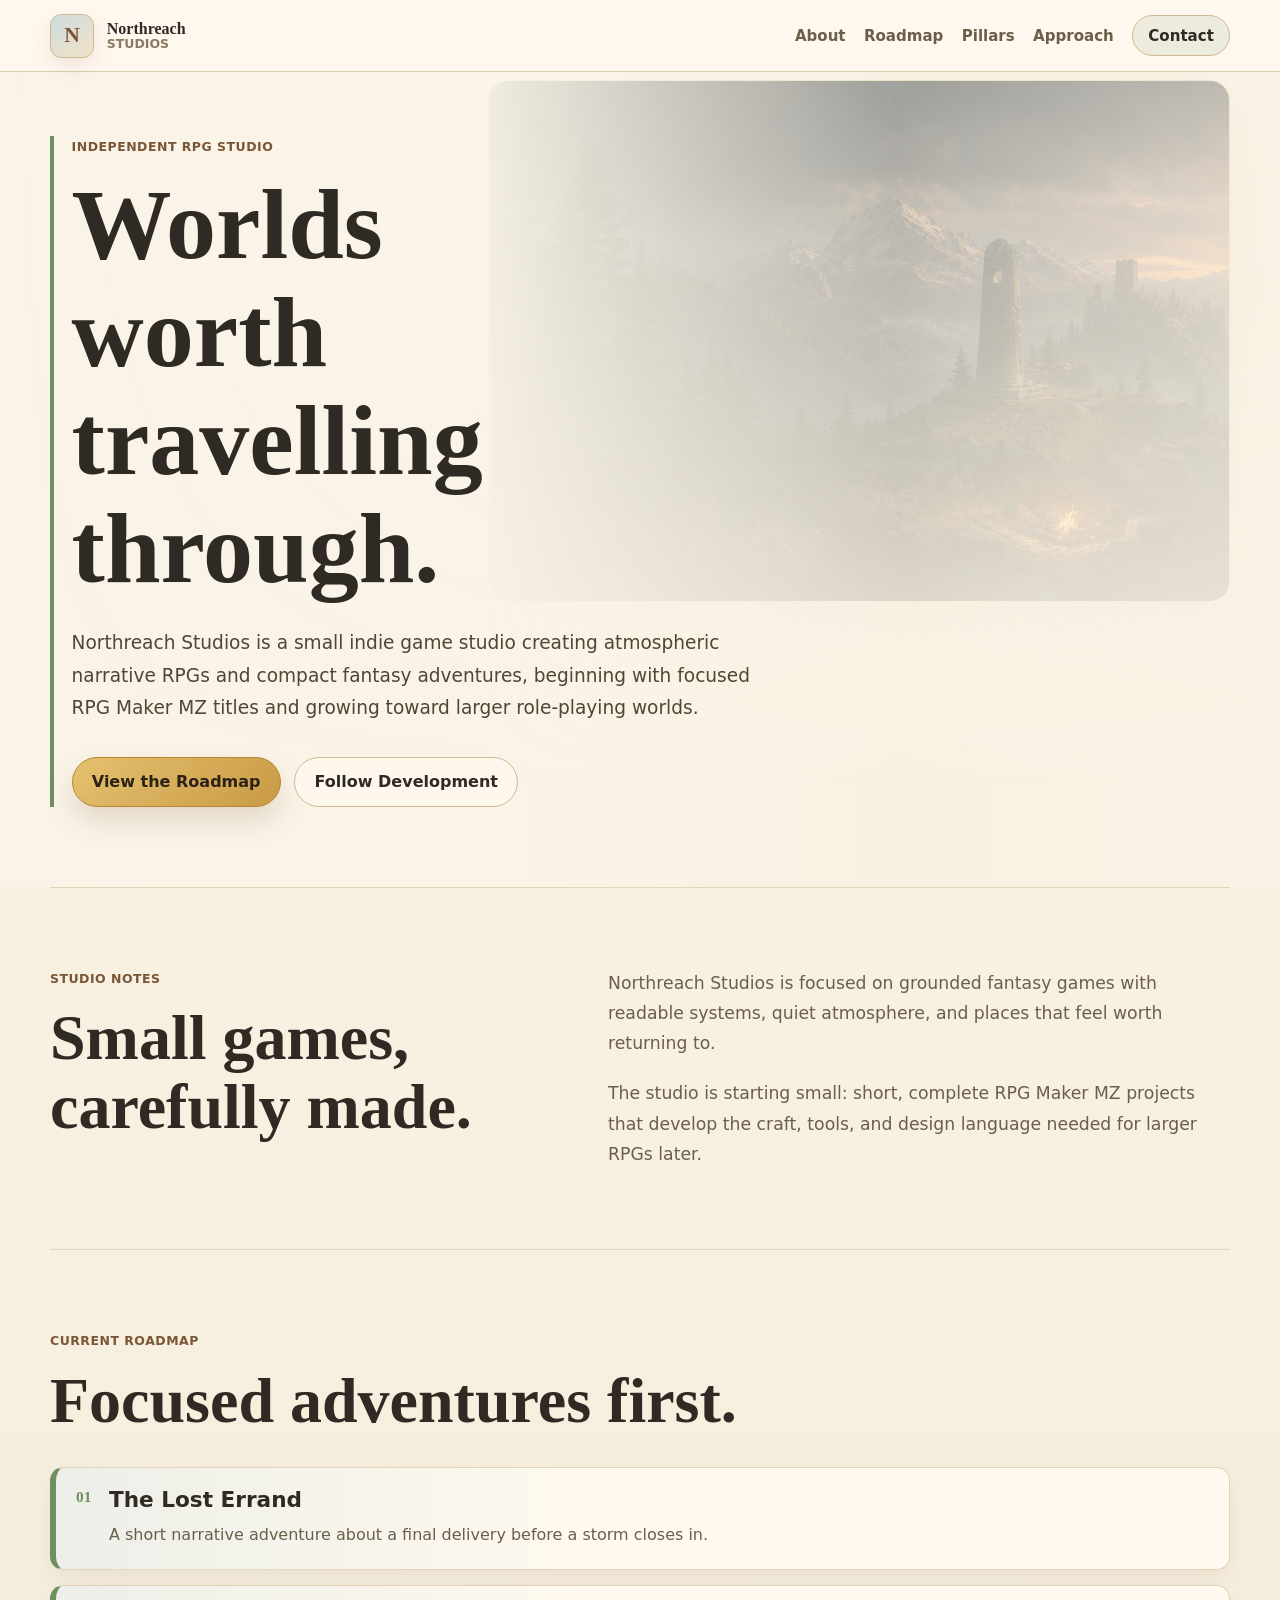
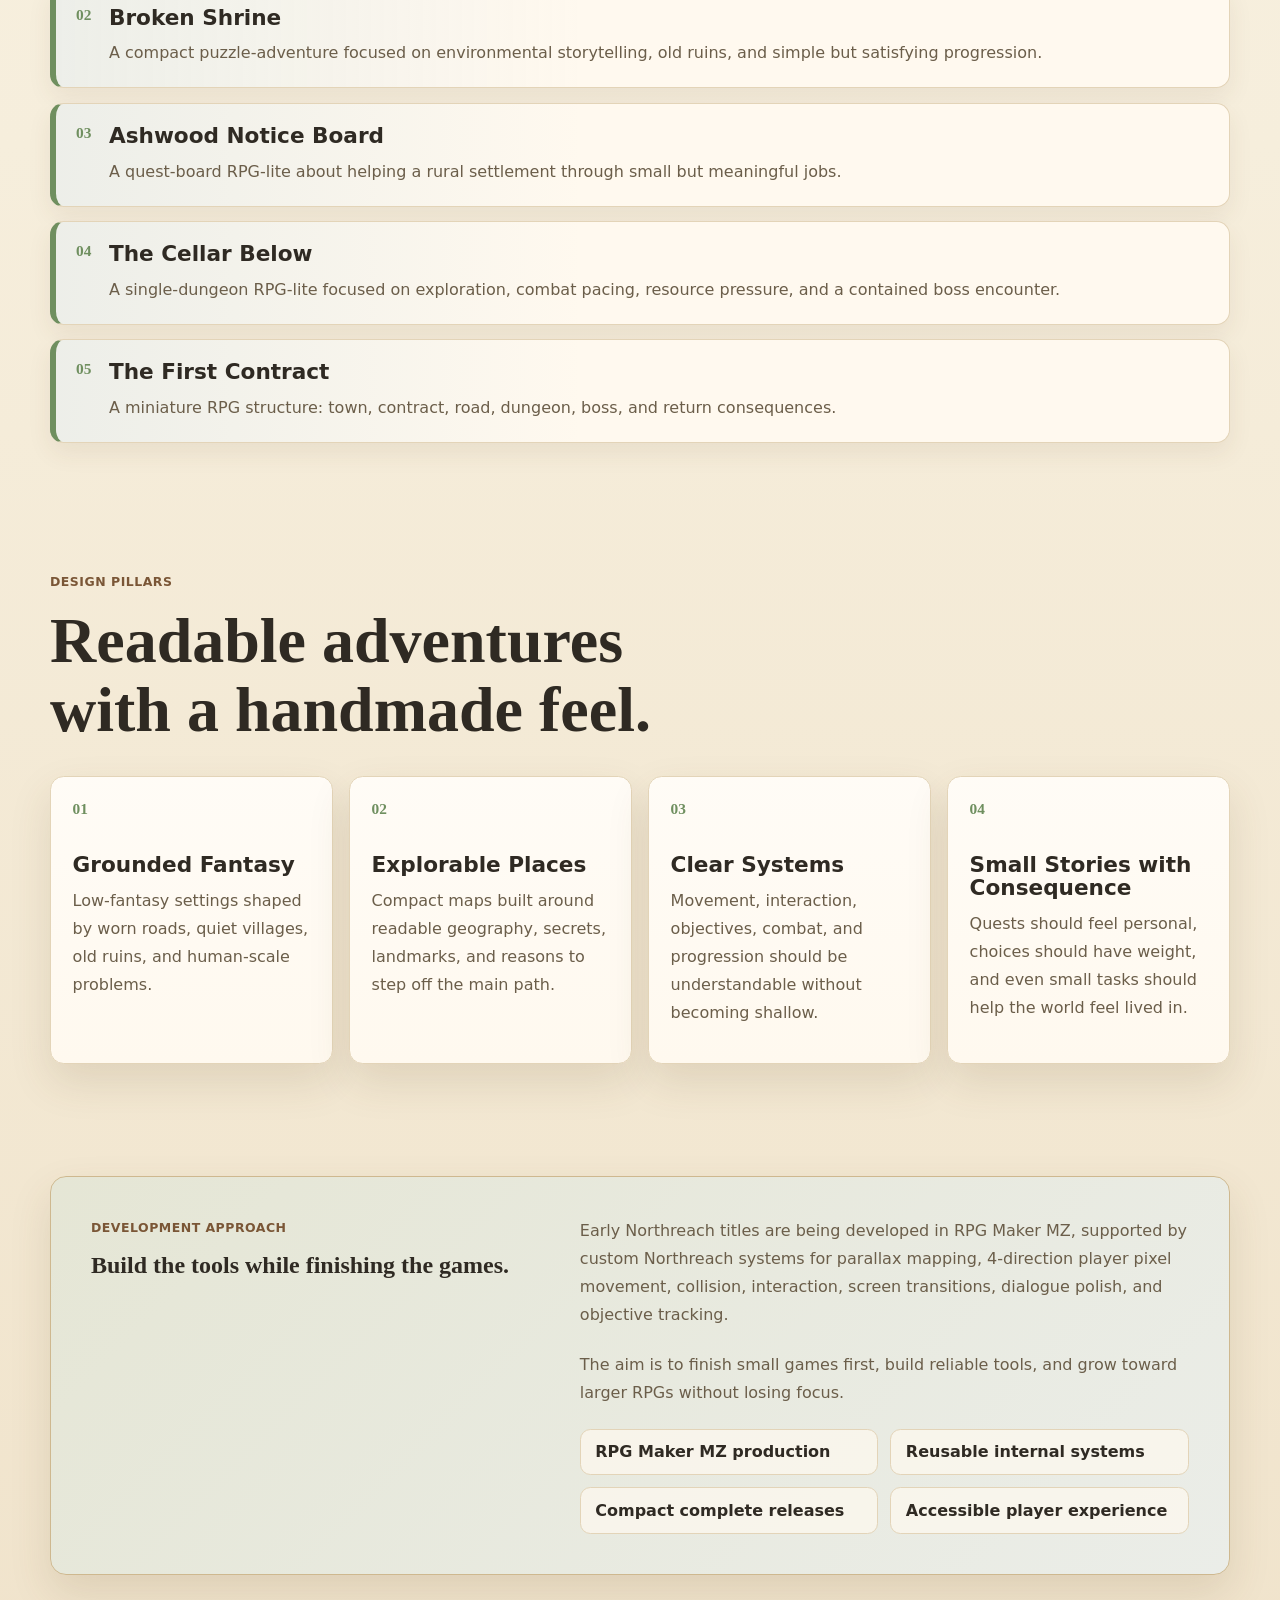
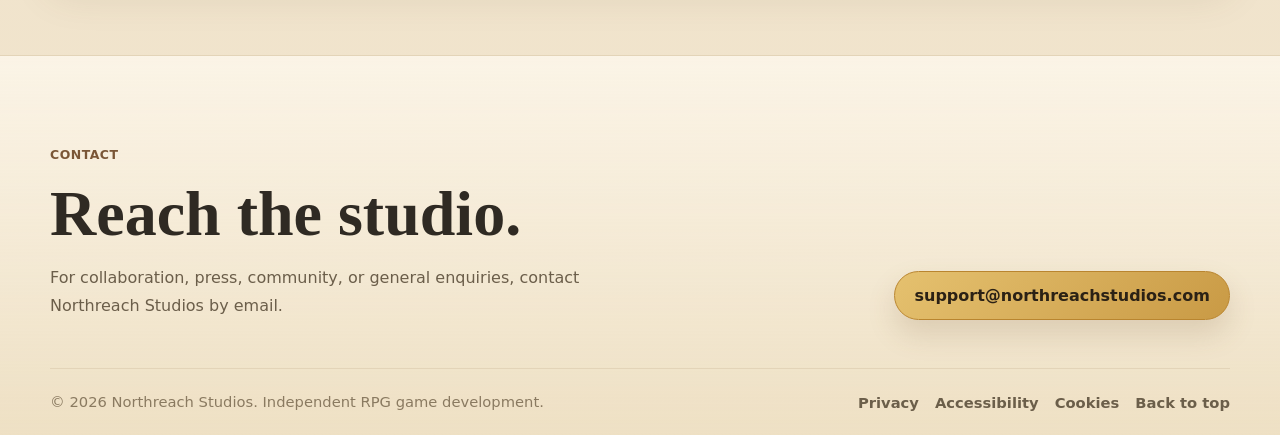
<file: index.html>
<!doctype html>
<html lang="en">
  <head>
    <meta charset="UTF-8" />
    <meta name="viewport" content="width=device-width, initial-scale=1.0" />
    <meta
      name="description"
      content="Northreach Studios is a small indie game studio creating atmospheric narrative RPGs and compact fantasy adventures, beginning with focused RPG Maker MZ titles."
    />
    <title>Northreach Studios - Indie RPG Games</title>
    <link rel="stylesheet" href="styles.css" />
  </head>
  <body>
    <a href="#main-content" class="skip-link">Skip to main content</a>

    <header class="site-header">
      <nav class="nav-shell" aria-label="Primary navigation">
        <a class="brand" href="#top" aria-label="Northreach Studios home">
          <span class="brand-mark" aria-hidden="true">N</span>
          <span class="brand-copy">
            <span class="brand-name">Northreach</span>
            <span class="brand-subtitle">Studios</span>
          </span>
        </a>

        <button
          type="button"
          class="nav-toggle"
          aria-expanded="false"
          aria-controls="primary-navigation"
          aria-label="Toggle navigation"
          data-nav-toggle
        >
          <span></span>
          <span></span>
          <span></span>
        </button>

        <div id="primary-navigation" class="nav-menu" data-nav-menu>
          <a href="#about">About</a>
          <a href="#roadmap">Roadmap</a>
          <a href="#craft">Pillars</a>
          <a href="#approach">Approach</a>
          <a href="#contact" class="nav-action">Contact</a>
        </div>
      </nav>
    </header>

    <main id="main-content">
      <section id="top" class="hero" aria-labelledby="hero-title">
        <img
          class="hero-art"
          src="assets/northreach-rpg-hero.png"
          alt="A northern fantasy landscape with mountains, pine forests, old ruins, and a campfire at dusk."
        />
        <div class="hero-shade" aria-hidden="true"></div>

        <div class="hero-content">
          <p class="eyebrow">Independent RPG studio</p>
          <h1 id="hero-title">
            <span>Worlds</span>
            <span>worth</span>
            <span>travelling</span>
            <span>through.</span>
          </h1>
          <p class="hero-copy">
            Northreach Studios is a small indie game studio creating
            atmospheric narrative RPGs and compact fantasy adventures,
            beginning with focused RPG Maker MZ titles and growing toward
            larger role-playing worlds.
          </p>
          <div class="hero-actions" aria-label="Primary actions">
            <a class="button primary" href="#roadmap">View the Roadmap</a>
            <a class="button secondary" href="#approach">Follow Development</a>
          </div>
        </div>
      </section>

      <section id="about" class="section intro-section">
        <div class="section-heading">
          <p class="eyebrow">Studio notes</p>
          <h2>Small games, carefully made.</h2>
        </div>
        <div class="intro-copy">
          <p>
            Northreach Studios is focused on grounded fantasy games with
            readable systems, quiet atmosphere, and places that feel worth
            returning to.
          </p>
          <p>
            The studio is starting small: short, complete RPG Maker MZ projects
            that develop the craft, tools, and design language needed for
            larger RPGs later.
          </p>
        </div>
      </section>

      <section id="roadmap" class="section roadmap-section" aria-labelledby="roadmap-title">
        <div class="section-heading">
          <p class="eyebrow">Current roadmap</p>
          <h2 id="roadmap-title">Focused adventures first.</h2>
        </div>

        <div class="roadmap-list">
          <article class="roadmap-card">
            <span class="card-number">01</span>
            <div>
              <h3>The Lost Errand</h3>
              <p>
                A short narrative adventure about a final delivery before a
                storm closes in.
              </p>
            </div>
          </article>
          <article class="roadmap-card">
            <span class="card-number">02</span>
            <div>
              <h3>Broken Shrine</h3>
              <p>
                A compact puzzle-adventure focused on environmental
                storytelling, old ruins, and simple but satisfying progression.
              </p>
            </div>
          </article>
          <article class="roadmap-card">
            <span class="card-number">03</span>
            <div>
              <h3>Ashwood Notice Board</h3>
              <p>
                A quest-board RPG-lite about helping a rural settlement through
                small but meaningful jobs.
              </p>
            </div>
          </article>
          <article class="roadmap-card">
            <span class="card-number">04</span>
            <div>
              <h3>The Cellar Below</h3>
              <p>
                A single-dungeon RPG-lite focused on exploration, combat
                pacing, resource pressure, and a contained boss encounter.
              </p>
            </div>
          </article>
          <article class="roadmap-card">
            <span class="card-number">05</span>
            <div>
              <h3>The First Contract</h3>
              <p>
                A miniature RPG structure: town, contract, road, dungeon, boss,
                and return consequences.
              </p>
            </div>
          </article>
        </div>
      </section>

      <section id="craft" class="section craft-section" aria-labelledby="craft-title">
        <div class="section-heading">
          <p class="eyebrow">Design pillars</p>
          <h2 id="craft-title">Readable adventures with a handmade feel.</h2>
        </div>

        <div class="pillar-grid">
          <article class="pillar-card">
            <span class="card-number">01</span>
            <h3>Grounded Fantasy</h3>
            <p>
              Low-fantasy settings shaped by worn roads, quiet villages, old
              ruins, and human-scale problems.
            </p>
          </article>
          <article class="pillar-card">
            <span class="card-number">02</span>
            <h3>Explorable Places</h3>
            <p>
              Compact maps built around readable geography, secrets, landmarks,
              and reasons to step off the main path.
            </p>
          </article>
          <article class="pillar-card">
            <span class="card-number">03</span>
            <h3>Clear Systems</h3>
            <p>
              Movement, interaction, objectives, combat, and progression should
              be understandable without becoming shallow.
            </p>
          </article>
          <article class="pillar-card">
            <span class="card-number">04</span>
            <h3>Small Stories with Consequence</h3>
            <p>
              Quests should feel personal, choices should have weight, and even
              small tasks should help the world feel lived in.
            </p>
          </article>
        </div>
      </section>

      <section id="approach" class="section status-section" aria-labelledby="approach-title">
        <div class="status-panel">
          <div>
            <p class="eyebrow">Development approach</p>
            <h2 id="approach-title">Build the tools while finishing the games.</h2>
          </div>
          <div class="status-copy">
            <p>
              Early Northreach titles are being developed in RPG Maker MZ,
              supported by custom Northreach systems for parallax mapping,
              4-direction player pixel movement, collision, interaction, screen
              transitions, dialogue polish, and objective tracking.
            </p>
            <p>
              The aim is to finish small games first, build reliable tools, and
              grow toward larger RPGs without losing focus.
            </p>
            <ul class="status-list" aria-label="Current development priorities">
              <li>RPG Maker MZ production</li>
              <li>Reusable internal systems</li>
              <li>Compact complete releases</li>
              <li>Accessible player experience</li>
            </ul>
          </div>
        </div>
      </section>
    </main>

    <footer id="contact" class="footer">
      <div class="footer-inner">
        <div>
          <p class="eyebrow">Contact</p>
          <h2>Reach the studio.</h2>
          <p>
            For collaboration, press, community, or general enquiries, contact
            Northreach Studios by email.
          </p>
        </div>
        <a class="button primary" href="mailto:support@northreachstudios.com">
          support@northreachstudios.com
        </a>
      </div>
      <div class="footer-bottom">
        <p>&copy; 2026 Northreach Studios. Independent RPG game development.</p>
        <div class="footer-links" aria-label="Legal and site links">
          <a href="privacy.html">Privacy</a>
          <a href="accessibility.html">Accessibility</a>
          <a href="cookies.html">Cookies</a>
          <a href="#top">Back to top</a>
        </div>
      </div>
    </footer>

    <script src="script.js"></script>
  </body>
</html>
</file>
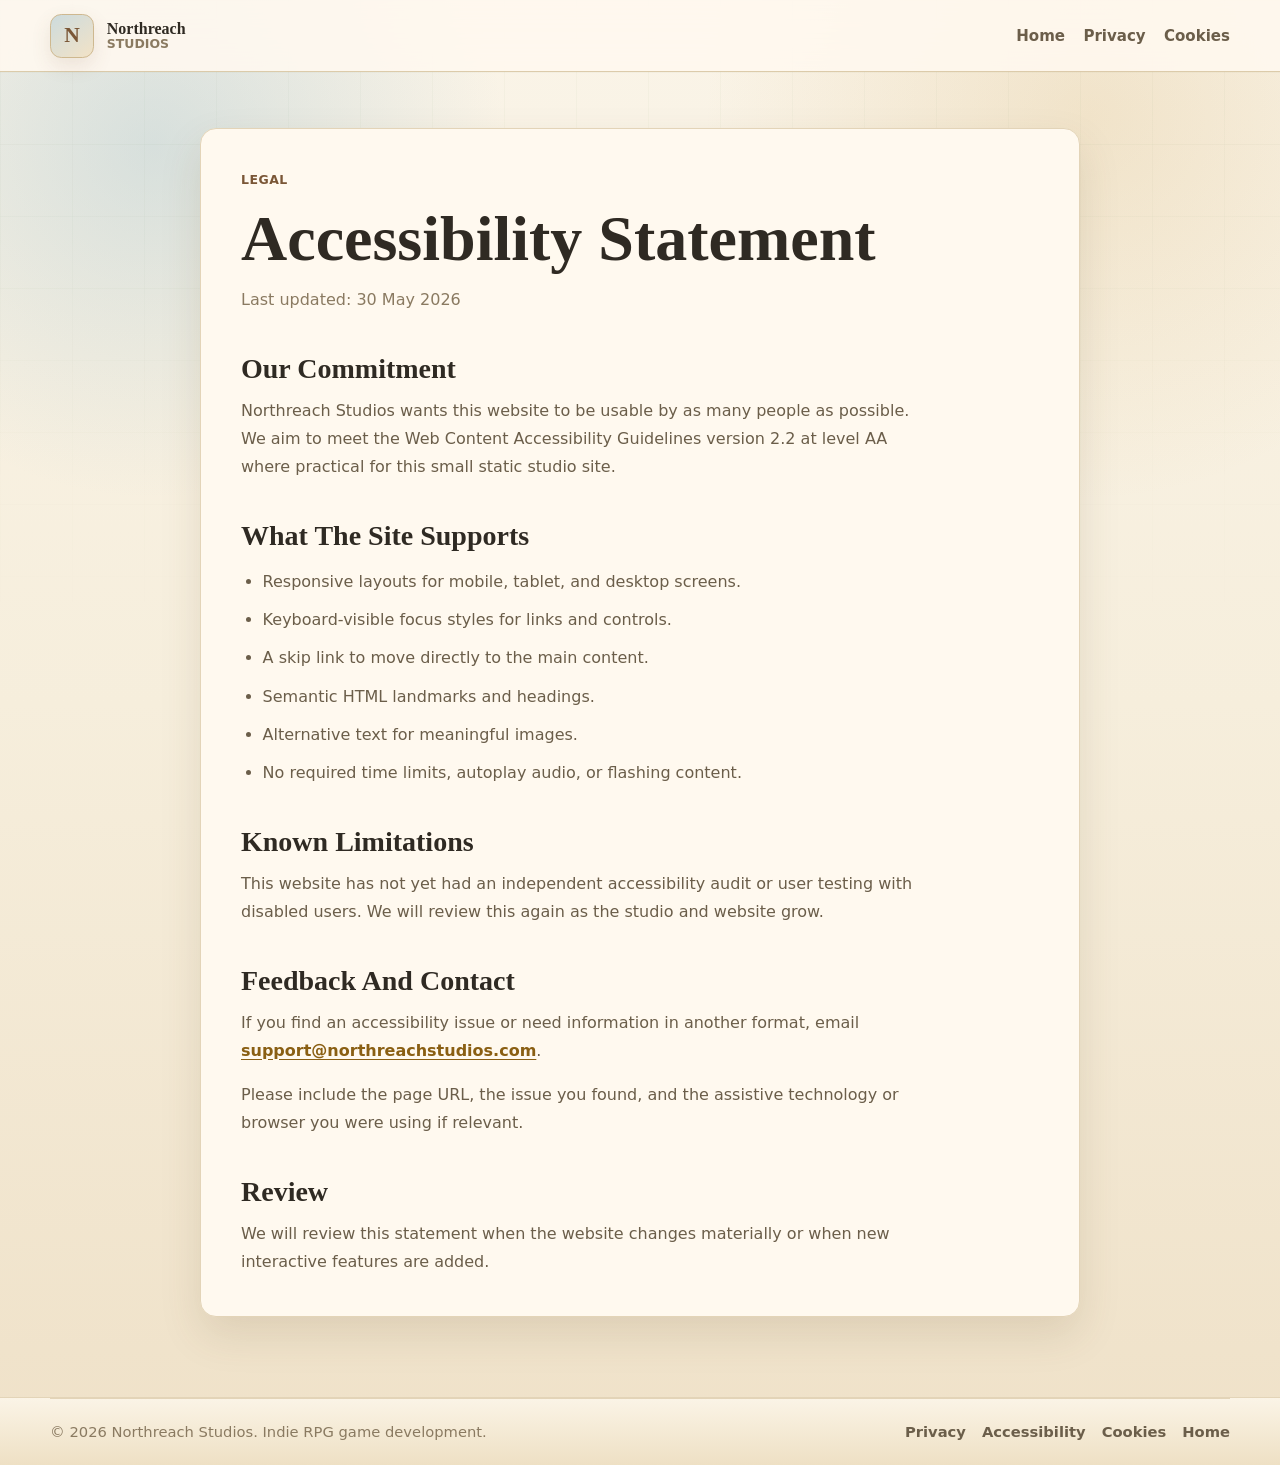
<file: accessibility.html>
<!doctype html>
<html lang="en">
  <head>
    <meta charset="UTF-8" />
    <meta name="viewport" content="width=device-width, initial-scale=1.0" />
    <meta
      name="description"
      content="Accessibility statement for the Northreach Studios indie RPG website."
    />
    <title>Accessibility Statement | Northreach Studios</title>
    <link rel="stylesheet" href="styles.css" />
  </head>
  <body>
    <a href="#main-content" class="skip-link">Skip to main content</a>

    <header class="site-header">
      <nav class="nav-shell" aria-label="Primary navigation">
        <a class="brand" href="index.html" aria-label="Northreach Studios home">
          <span class="brand-mark" aria-hidden="true">N</span>
          <span class="brand-copy">
            <span class="brand-name">Northreach</span>
            <span class="brand-subtitle">Studios</span>
          </span>
        </a>
        <div class="nav-menu legal-nav">
          <a href="index.html">Home</a>
          <a href="privacy.html">Privacy</a>
          <a href="cookies.html">Cookies</a>
        </div>
      </nav>
    </header>

    <main id="main-content" class="legal-page">
      <article class="legal-content">
        <p class="eyebrow">Legal</p>
        <h1>Accessibility Statement</h1>
        <p class="legal-date">Last updated: 30 May 2026</p>

        <section>
          <h2>Our Commitment</h2>
          <p>
            Northreach Studios wants this website to be usable by as many people
            as possible. We aim to meet the Web Content Accessibility Guidelines
            version 2.2 at level AA where practical for this small static
            studio site.
          </p>
        </section>

        <section>
          <h2>What The Site Supports</h2>
          <ul>
            <li>Responsive layouts for mobile, tablet, and desktop screens.</li>
            <li>Keyboard-visible focus styles for links and controls.</li>
            <li>A skip link to move directly to the main content.</li>
            <li>Semantic HTML landmarks and headings.</li>
            <li>Alternative text for meaningful images.</li>
            <li>No required time limits, autoplay audio, or flashing content.</li>
          </ul>
        </section>

        <section>
          <h2>Known Limitations</h2>
          <p>
            This website has not yet had an independent accessibility audit or
            user testing with disabled users. We will review this again as the
            studio and website grow.
          </p>
        </section>

        <section>
          <h2>Feedback And Contact</h2>
          <p>
            If you find an accessibility issue or need information in another
            format, email
            <a href="mailto:support@northreachstudios.com">support@northreachstudios.com</a>.
          </p>
          <p>
            Please include the page URL, the issue you found, and the assistive
            technology or browser you were using if relevant.
          </p>
        </section>

        <section>
          <h2>Review</h2>
          <p>
            We will review this statement when the website changes materially or
            when new interactive features are added.
          </p>
        </section>
      </article>
    </main>

    <footer class="footer">
      <div class="footer-bottom">
        <p>&copy; 2026 Northreach Studios. Indie RPG game development.</p>
        <div class="footer-links" aria-label="Legal and site links">
          <a href="privacy.html">Privacy</a>
          <a href="accessibility.html" aria-current="page">Accessibility</a>
          <a href="cookies.html">Cookies</a>
          <a href="index.html">Home</a>
        </div>
      </div>
    </footer>
  </body>
</html>
</file>
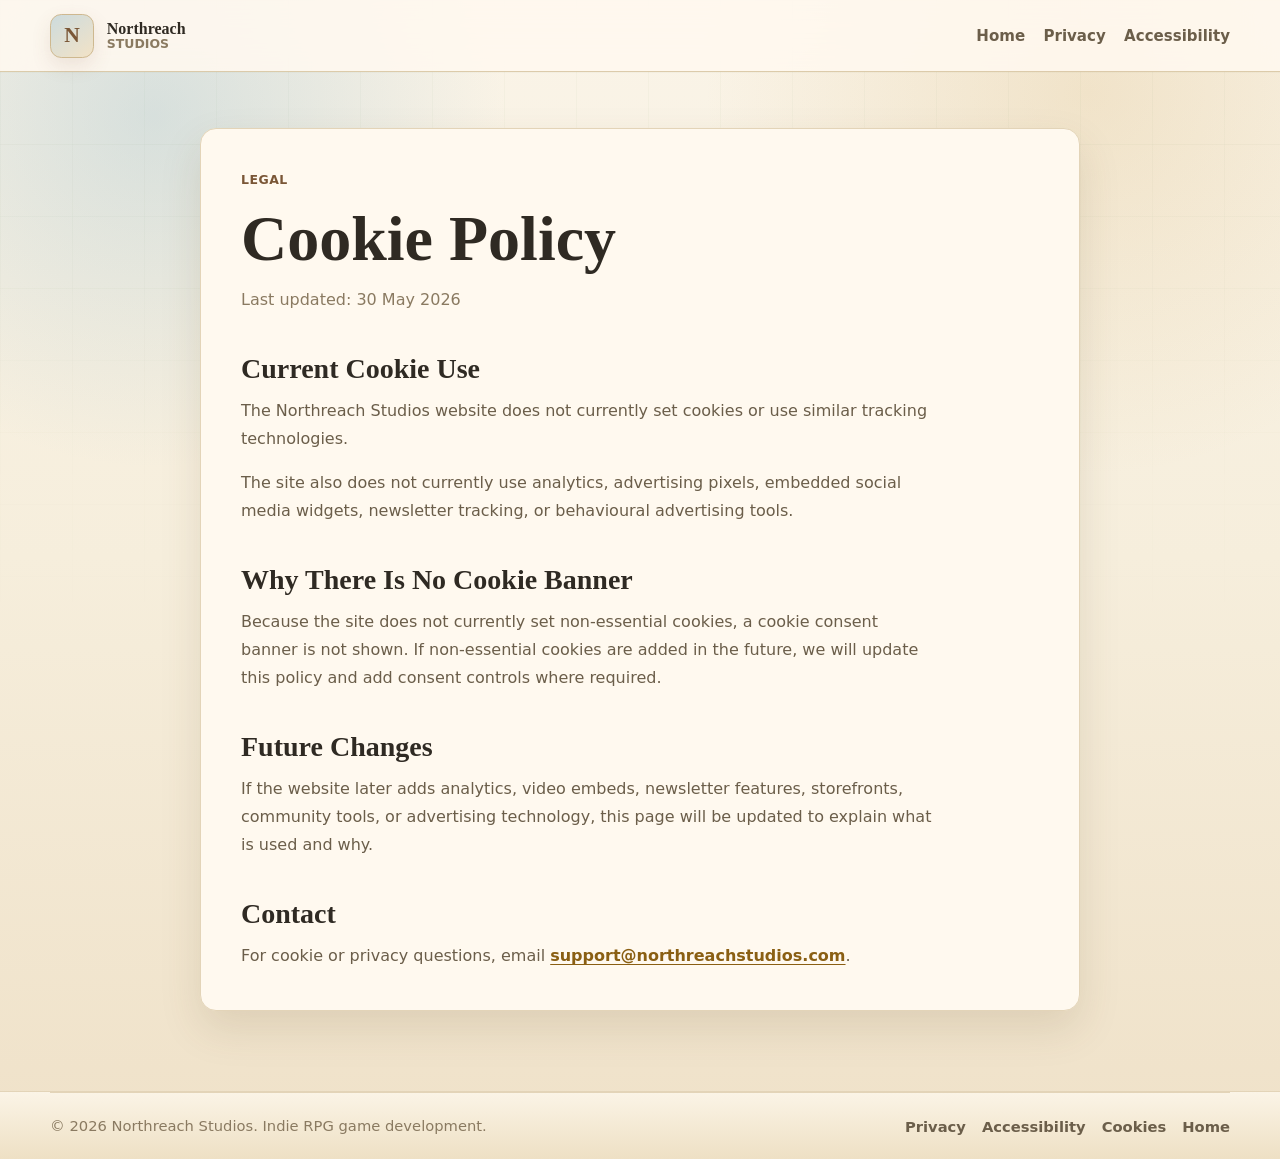
<file: cookies.html>
<!doctype html>
<html lang="en">
  <head>
    <meta charset="UTF-8" />
    <meta name="viewport" content="width=device-width, initial-scale=1.0" />
    <meta
      name="description"
      content="Cookie policy for the Northreach Studios indie RPG website."
    />
    <title>Cookie Policy | Northreach Studios</title>
    <link rel="stylesheet" href="styles.css" />
  </head>
  <body>
    <a href="#main-content" class="skip-link">Skip to main content</a>

    <header class="site-header">
      <nav class="nav-shell" aria-label="Primary navigation">
        <a class="brand" href="index.html" aria-label="Northreach Studios home">
          <span class="brand-mark" aria-hidden="true">N</span>
          <span class="brand-copy">
            <span class="brand-name">Northreach</span>
            <span class="brand-subtitle">Studios</span>
          </span>
        </a>
        <div class="nav-menu legal-nav">
          <a href="index.html">Home</a>
          <a href="privacy.html">Privacy</a>
          <a href="accessibility.html">Accessibility</a>
        </div>
      </nav>
    </header>

    <main id="main-content" class="legal-page">
      <article class="legal-content">
        <p class="eyebrow">Legal</p>
        <h1>Cookie Policy</h1>
        <p class="legal-date">Last updated: 30 May 2026</p>

        <section>
          <h2>Current Cookie Use</h2>
          <p>
            The Northreach Studios website does not currently set cookies or use
            similar tracking technologies.
          </p>
          <p>
            The site also does not currently use analytics, advertising pixels,
            embedded social media widgets, newsletter tracking, or behavioural
            advertising tools.
          </p>
        </section>

        <section>
          <h2>Why There Is No Cookie Banner</h2>
          <p>
            Because the site does not currently set non-essential cookies, a
            cookie consent banner is not shown. If non-essential cookies are
            added in the future, we will update this policy and add consent
            controls where required.
          </p>
        </section>

        <section>
          <h2>Future Changes</h2>
          <p>
            If the website later adds analytics, video embeds, newsletter
            features, storefronts, community tools, or advertising technology,
            this page will be updated to explain what is used and why.
          </p>
        </section>

        <section>
          <h2>Contact</h2>
          <p>
            For cookie or privacy questions, email
            <a href="mailto:support@northreachstudios.com">support@northreachstudios.com</a>.
          </p>
        </section>
      </article>
    </main>

    <footer class="footer">
      <div class="footer-bottom">
        <p>&copy; 2026 Northreach Studios. Indie RPG game development.</p>
        <div class="footer-links" aria-label="Legal and site links">
          <a href="privacy.html">Privacy</a>
          <a href="accessibility.html">Accessibility</a>
          <a href="cookies.html" aria-current="page">Cookies</a>
          <a href="index.html">Home</a>
        </div>
      </div>
    </footer>
  </body>
</html>
</file>
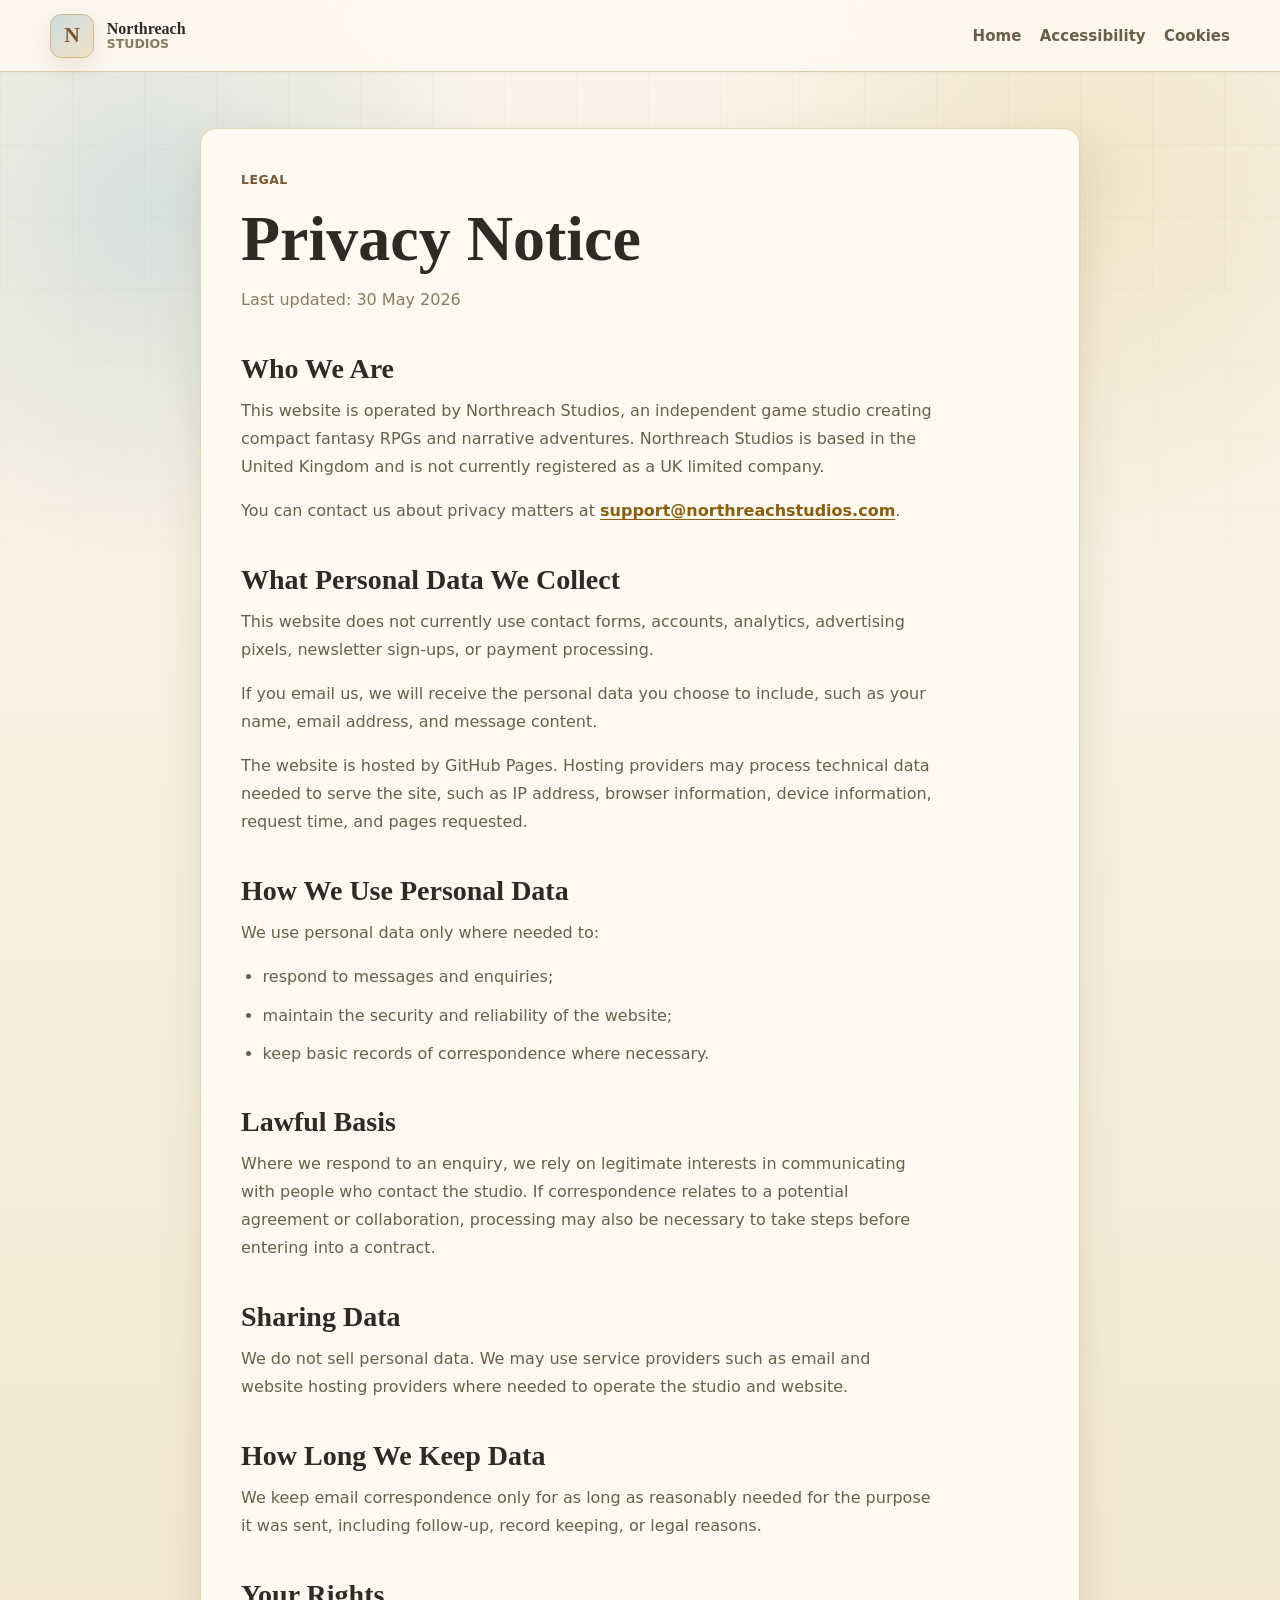
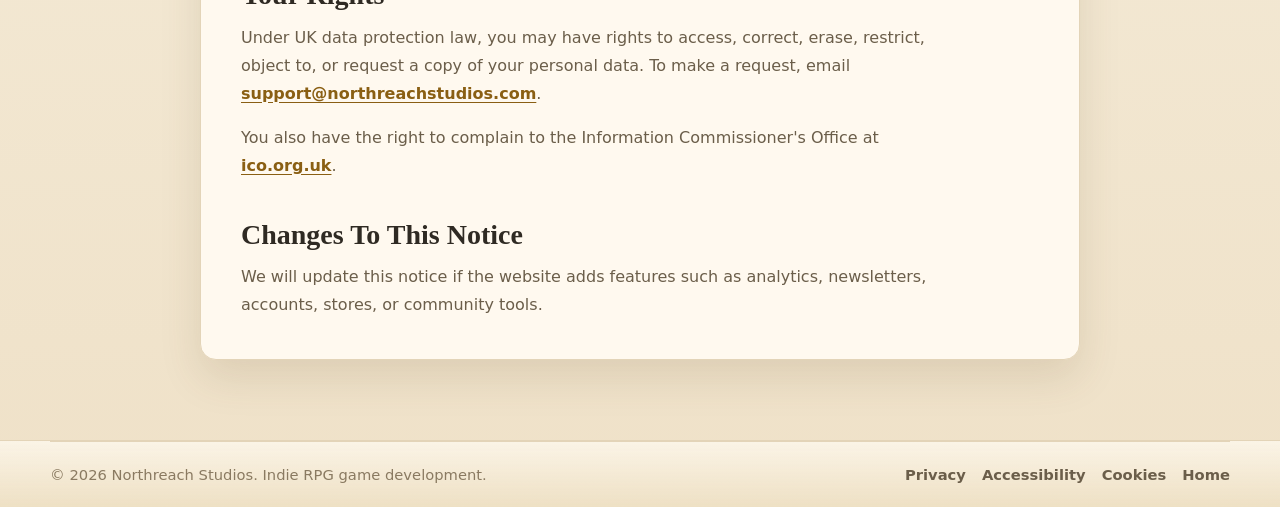
<file: privacy.html>
<!doctype html>
<html lang="en">
  <head>
    <meta charset="UTF-8" />
    <meta name="viewport" content="width=device-width, initial-scale=1.0" />
    <meta
      name="description"
      content="Privacy notice for the Northreach Studios indie RPG website."
    />
    <title>Privacy Notice | Northreach Studios</title>
    <link rel="stylesheet" href="styles.css" />
  </head>
  <body>
    <a href="#main-content" class="skip-link">Skip to main content</a>

    <header class="site-header">
      <nav class="nav-shell" aria-label="Primary navigation">
        <a class="brand" href="index.html" aria-label="Northreach Studios home">
          <span class="brand-mark" aria-hidden="true">N</span>
          <span class="brand-copy">
            <span class="brand-name">Northreach</span>
            <span class="brand-subtitle">Studios</span>
          </span>
        </a>
        <div class="nav-menu legal-nav">
          <a href="index.html">Home</a>
          <a href="accessibility.html">Accessibility</a>
          <a href="cookies.html">Cookies</a>
        </div>
      </nav>
    </header>

    <main id="main-content" class="legal-page">
      <article class="legal-content">
        <p class="eyebrow">Legal</p>
        <h1>Privacy Notice</h1>
        <p class="legal-date">Last updated: 30 May 2026</p>

        <section>
          <h2>Who We Are</h2>
          <p>
            This website is operated by Northreach Studios, an independent game
            studio creating compact fantasy RPGs and narrative adventures.
            Northreach Studios is based in the United Kingdom and is not
            currently registered as a UK limited company.
          </p>
          <p>
            You can contact us about privacy matters at
            <a href="mailto:support@northreachstudios.com">support@northreachstudios.com</a>.
          </p>
        </section>

        <section>
          <h2>What Personal Data We Collect</h2>
          <p>
            This website does not currently use contact forms, accounts,
            analytics, advertising pixels, newsletter sign-ups, or payment
            processing.
          </p>
          <p>
            If you email us, we will receive the personal data you choose to
            include, such as your name, email address, and message content.
          </p>
          <p>
            The website is hosted by GitHub Pages. Hosting providers may process
            technical data needed to serve the site, such as IP address, browser
            information, device information, request time, and pages requested.
          </p>
        </section>

        <section>
          <h2>How We Use Personal Data</h2>
          <p>We use personal data only where needed to:</p>
          <ul>
            <li>respond to messages and enquiries;</li>
            <li>maintain the security and reliability of the website;</li>
            <li>keep basic records of correspondence where necessary.</li>
          </ul>
        </section>

        <section>
          <h2>Lawful Basis</h2>
          <p>
            Where we respond to an enquiry, we rely on legitimate interests in
            communicating with people who contact the studio. If correspondence
            relates to a potential agreement or collaboration, processing may
            also be necessary to take steps before entering into a contract.
          </p>
        </section>

        <section>
          <h2>Sharing Data</h2>
          <p>
            We do not sell personal data. We may use service providers such as
            email and website hosting providers where needed to operate the
            studio and website.
          </p>
        </section>

        <section>
          <h2>How Long We Keep Data</h2>
          <p>
            We keep email correspondence only for as long as reasonably needed
            for the purpose it was sent, including follow-up, record keeping, or
            legal reasons.
          </p>
        </section>

        <section>
          <h2>Your Rights</h2>
          <p>
            Under UK data protection law, you may have rights to access,
            correct, erase, restrict, object to, or request a copy of your
            personal data. To make a request, email
            <a href="mailto:support@northreachstudios.com">support@northreachstudios.com</a>.
          </p>
          <p>
            You also have the right to complain to the Information
            Commissioner's Office at
            <a href="https://ico.org.uk/" rel="noreferrer">ico.org.uk</a>.
          </p>
        </section>

        <section>
          <h2>Changes To This Notice</h2>
          <p>
            We will update this notice if the website adds features such as
            analytics, newsletters, accounts, stores, or community tools.
          </p>
        </section>
      </article>
    </main>

    <footer class="footer">
      <div class="footer-bottom">
        <p>&copy; 2026 Northreach Studios. Indie RPG game development.</p>
        <div class="footer-links" aria-label="Legal and site links">
          <a href="privacy.html" aria-current="page">Privacy</a>
          <a href="accessibility.html">Accessibility</a>
          <a href="cookies.html">Cookies</a>
          <a href="index.html">Home</a>
        </div>
      </div>
    </footer>
  </body>
</html>
</file>
<file: styles.css>
:root {
  --bg: #f6eedc;
  --bg-soft: #faf4e8;
  --surface: #fff9ef;
  --surface-strong: #f1e4c9;
  --line: #e3d4b8;
  --line-strong: #ceb88f;
  --text: #2f2a23;
  --muted: #6b5e4a;
  --dim: #8a7a61;
  --gold: #c99a45;
  --green: #6f8f5f;
  --blue: #8fb7c9;
  --brown: #7a5636;
  --shadow: 0 18px 42px rgba(90, 66, 34, 0.13);
  --max: 1180px;
}

*,
*::before,
*::after {
  box-sizing: border-box;
}

html {
  scroll-behavior: smooth;
}

body {
  margin: 0;
  overflow-x: hidden;
  background:
    radial-gradient(circle at 12% 10%, rgba(143, 183, 201, 0.32), transparent 22rem),
    radial-gradient(circle at 85% 8%, rgba(201, 154, 69, 0.18), transparent 24rem),
    linear-gradient(180deg, var(--bg-soft) 0%, var(--bg) 48%, #efe1c8 100%);
  color: var(--text);
  font-family: system-ui, -apple-system, BlinkMacSystemFont, "Segoe UI", sans-serif;
}

body::before {
  position: fixed;
  inset: 0;
  z-index: -1;
  pointer-events: none;
  content: "";
  opacity: 0.42;
  background-image:
    linear-gradient(rgba(111, 143, 95, 0.12) 1px, transparent 1px),
    linear-gradient(90deg, rgba(111, 143, 95, 0.1) 1px, transparent 1px);
  background-size: 72px 72px;
  mask-image: linear-gradient(to bottom, black, transparent 74%);
}

img {
  display: block;
  max-width: 100%;
}

a {
  color: inherit;
  text-decoration: none;
}

p {
  margin: 0;
  color: var(--muted);
  line-height: 1.75;
}

h1,
h2,
h3 {
  margin: 0;
  color: var(--text);
  line-height: 1.08;
}

h1,
h2 {
  font-family: Georgia, "Times New Roman", serif;
}

button,
input,
textarea,
select {
  font: inherit;
}

.skip-link {
  position: fixed;
  top: 1rem;
  left: 1rem;
  z-index: 1000;
  padding: 0.75rem 1rem;
  border-radius: 0.55rem;
  background: var(--text);
  color: var(--surface);
  transform: translateY(-180%);
  transition: transform 0.2s ease;
}

.skip-link:focus {
  transform: translateY(0);
}

.site-header {
  position: fixed;
  top: 0;
  right: 0;
  left: 0;
  z-index: 50;
  border-bottom: 1px solid rgba(206, 184, 143, 0.7);
  background: rgba(255, 249, 239, 0.88);
  backdrop-filter: blur(18px);
}

.nav-shell {
  display: flex;
  align-items: center;
  justify-content: space-between;
  width: calc(100% - 2rem);
  max-width: var(--max);
  margin: 0 auto;
  padding: 0.85rem 0;
  gap: 1.5rem;
}

.brand {
  display: inline-flex;
  align-items: center;
  gap: 0.8rem;
}

.brand-mark {
  display: grid;
  width: 2.75rem;
  height: 2.75rem;
  place-items: center;
  border: 1px solid var(--line-strong);
  border-radius: 0.7rem;
  background:
    linear-gradient(145deg, rgba(143, 183, 201, 0.45), rgba(201, 154, 69, 0.24)),
    var(--surface);
  color: var(--brown);
  font-family: Georgia, "Times New Roman", serif;
  font-size: 1.35rem;
  font-weight: 700;
  box-shadow: 0 8px 20px rgba(122, 86, 54, 0.12);
}

.brand-copy {
  display: grid;
  line-height: 1.05;
}

.brand-name {
  font-family: Georgia, "Times New Roman", serif;
  font-weight: 700;
}

.brand-subtitle {
  color: var(--dim);
  font-size: 0.78rem;
  font-weight: 800;
  text-transform: uppercase;
}

.nav-menu {
  display: flex;
  align-items: center;
  gap: 1.15rem;
  color: var(--muted);
  font-size: 0.94rem;
  font-weight: 800;
}

.nav-menu a {
  transition: color 0.2s ease, border-color 0.2s ease, background 0.2s ease;
}

.nav-menu a:hover {
  color: var(--green);
}

.nav-action {
  padding: 0.65rem 0.95rem;
  border: 1px solid var(--line-strong);
  border-radius: 999px;
  background: rgba(111, 143, 95, 0.12);
  color: var(--text);
}

.nav-toggle {
  display: none;
  width: 2.75rem;
  height: 2.75rem;
  border: 1px solid var(--line-strong);
  border-radius: 0.7rem;
  background: var(--surface);
  color: var(--text);
  cursor: pointer;
}

.nav-toggle span {
  display: block;
  width: 1.25rem;
  height: 2px;
  margin: 0.28rem auto;
  border-radius: 999px;
  background: currentColor;
}

.hero {
  position: relative;
  display: grid;
  min-height: 90vh;
  overflow: hidden;
  align-items: center;
  padding: 8.5rem max(1rem, calc((100vw - var(--max)) / 2)) 5rem;
}

.hero-art {
  position: absolute;
  top: 5rem;
  right: max(1rem, calc((100vw - var(--max)) / 2));
  width: min(51rem, 58vw);
  height: min(34rem, 58vh);
  border: 1px solid rgba(206, 184, 143, 0.75);
  border-radius: 1.25rem;
  object-fit: cover;
  object-position: center;
  box-shadow: var(--shadow);
  z-index: 0;
}

.hero-shade {
  position: absolute;
  inset: 0;
  z-index: 1;
  background:
    linear-gradient(90deg, var(--bg-soft) 0%, rgba(250, 244, 232, 0.96) 38%, rgba(250, 244, 232, 0.52) 70%, rgba(250, 244, 232, 0.7) 100%),
    linear-gradient(180deg, transparent 0%, var(--bg) 88%);
}

.hero-content {
  position: relative;
  z-index: 2;
  width: min(45rem, 100%);
  padding-left: 1.1rem;
  border-left: 4px solid var(--green);
}

.eyebrow {
  margin-bottom: 0.85rem;
  color: var(--brown);
  font-size: 0.78rem;
  font-weight: 900;
  letter-spacing: 0.04em;
  text-transform: uppercase;
}

.hero h1 {
  max-width: 11ch;
  font-size: clamp(3.4rem, 8vw, 6.25rem);
}

.hero h1 span {
  display: block;
}

.hero-copy {
  width: min(43rem, 100%);
  margin-top: 1.5rem;
  color: #514635;
  font-size: 1.16rem;
}

.hero-actions {
  display: flex;
  flex-wrap: wrap;
  margin-top: 2rem;
  gap: 0.85rem;
}

.button {
  display: inline-flex;
  align-items: center;
  justify-content: center;
  min-height: 3.1rem;
  padding: 0.9rem 1.2rem;
  border-radius: 999px;
  font-weight: 850;
  transition: transform 0.2s ease, background 0.2s ease, border-color 0.2s ease;
}

.button:hover {
  transform: translateY(-2px);
}

.button.primary {
  border: 1px solid #b9852f;
  background: linear-gradient(135deg, #e5c16f, var(--gold));
  color: #2b2115;
  box-shadow: 0 14px 28px rgba(122, 86, 54, 0.18);
}

.button.secondary {
  border: 1px solid var(--line-strong);
  background: rgba(255, 249, 239, 0.78);
  color: var(--text);
}

.section {
  width: calc(100% - 2rem);
  max-width: var(--max);
  margin: 0 auto;
  padding: 5rem 0;
}

.section-heading {
  max-width: 44rem;
}

.section-heading h2,
.footer h2 {
  font-size: clamp(2.45rem, 5vw, 4rem);
}

.intro-section {
  display: grid;
  grid-template-columns: 0.82fr 1fr;
  gap: 3rem;
  border-top: 1px solid var(--line);
  border-bottom: 1px solid var(--line);
}

.intro-copy {
  display: grid;
  gap: 1.25rem;
  max-width: 44rem;
  font-size: 1.08rem;
}

.roadmap-section {
  padding-bottom: 4rem;
}

.roadmap-list {
  display: grid;
  margin-top: 2rem;
  gap: 0.9rem;
}

.roadmap-card {
  display: grid;
  grid-template-columns: auto 1fr;
  align-items: start;
  gap: 1.1rem;
  padding: 1.25rem;
  border: 1px solid var(--line);
  border-left: 6px solid var(--green);
  border-radius: 0.85rem;
  background:
    linear-gradient(90deg, rgba(143, 183, 201, 0.16), transparent 45%),
    var(--surface);
  box-shadow: 0 10px 24px rgba(90, 66, 34, 0.08);
}

.roadmap-card h3,
.pillar-card h3 {
  margin-bottom: 0.65rem;
  font-size: 1.35rem;
}

.craft-section {
  padding-top: 4rem;
}

.pillar-grid {
  display: grid;
  grid-template-columns: repeat(4, minmax(0, 1fr));
  margin-top: 2rem;
  gap: 1rem;
}

.pillar-card {
  min-height: 18rem;
  padding: 1.35rem;
  border: 1px solid var(--line);
  border-radius: 0.85rem;
  background:
    linear-gradient(180deg, rgba(255, 255, 255, 0.44), rgba(255, 249, 239, 0.72)),
    var(--surface);
  box-shadow: var(--shadow);
}

.card-number {
  display: inline-block;
  margin-bottom: 2.2rem;
  color: var(--green);
  font-family: Georgia, "Times New Roman", serif;
  font-size: 0.96rem;
  font-weight: 800;
}

.status-section {
  padding-top: 2rem;
}

.status-panel {
  display: grid;
  grid-template-columns: 0.75fr 1fr;
  gap: 2rem;
  padding: clamp(1.25rem, 4vw, 2.5rem);
  border: 1px solid var(--line-strong);
  border-radius: 1rem;
  background:
    linear-gradient(135deg, rgba(111, 143, 95, 0.18), rgba(143, 183, 201, 0.18)),
    var(--surface);
  box-shadow: var(--shadow);
}

.status-copy {
  display: grid;
  gap: 1.35rem;
}

.status-list {
  display: grid;
  grid-template-columns: repeat(2, minmax(0, 1fr));
  margin: 0;
  padding: 0;
  gap: 0.75rem;
  list-style: none;
}

.status-list li {
  padding: 0.8rem 0.9rem;
  border: 1px solid var(--line);
  border-radius: 0.65rem;
  background: rgba(255, 249, 239, 0.7);
  color: var(--text);
  font-weight: 800;
}

.footer {
  border-top: 1px solid var(--line);
  background:
    linear-gradient(180deg, rgba(255, 249, 239, 0.55), #eee0c4),
    var(--bg);
}

.footer-inner,
.footer-bottom {
  width: calc(100% - 2rem);
  max-width: var(--max);
  margin: 0 auto;
}

.footer-inner {
  display: grid;
  grid-template-columns: 1fr auto;
  align-items: end;
  padding: 4.5rem 0 3rem;
  gap: 2rem;
}

.footer-inner p {
  max-width: 36rem;
  margin-top: 1rem;
}

.footer-bottom {
  display: flex;
  justify-content: space-between;
  align-items: center;
  padding: 1.25rem 0;
  border-top: 1px solid var(--line);
  gap: 1rem;
  color: var(--dim);
  font-size: 0.92rem;
}

.footer-bottom p {
  color: var(--dim);
}

.footer-bottom a {
  color: var(--muted);
  font-weight: 800;
}

.footer-links {
  display: flex;
  flex-wrap: wrap;
  justify-content: flex-end;
  gap: 1rem;
}

.legal-page {
  width: calc(100% - 2rem);
  max-width: 880px;
  margin: 0 auto;
  padding: 8rem 0 5rem;
}

.legal-content {
  padding: clamp(1.25rem, 4vw, 2.5rem);
  border: 1px solid var(--line);
  border-radius: 1rem;
  background: var(--surface);
  box-shadow: var(--shadow);
  overflow-wrap: anywhere;
}

.legal-content h1 {
  font-size: clamp(2.6rem, 7vw, 4rem);
}

.legal-date {
  margin-top: 0.8rem;
  color: var(--dim);
}

.legal-content section {
  margin-top: 2.5rem;
}

.legal-content h2 {
  margin-bottom: 0.8rem;
  font-size: 1.75rem;
}

.legal-content p + p {
  margin-top: 1rem;
}

.legal-content p,
.legal-content li {
  max-width: 68ch;
}

.legal-content a {
  color: #8a5f13;
  font-weight: 700;
  text-decoration: underline;
  text-underline-offset: 0.18em;
}

.legal-content ul {
  display: grid;
  margin: 1rem 0 0;
  padding-left: 1.35rem;
  gap: 0.7rem;
  color: var(--muted);
  line-height: 1.7;
}

a:focus-visible,
button:focus-visible {
  outline: 3px solid var(--blue);
  outline-offset: 4px;
}

::selection {
  background: rgba(143, 183, 201, 0.45);
}

@media (max-width: 1020px) {
  .pillar-grid {
    grid-template-columns: repeat(2, minmax(0, 1fr));
  }
}

@media (max-width: 860px) {
  .nav-toggle {
    display: block;
  }

  .nav-menu {
    position: absolute;
    top: calc(100% + 0.6rem);
    right: 1rem;
    left: 1rem;
    display: none;
    flex-direction: column;
    align-items: stretch;
    padding: 1rem;
    border: 1px solid var(--line);
    border-radius: 0.85rem;
    background: rgba(255, 249, 239, 0.98);
    box-shadow: var(--shadow);
  }

  .nav-menu[data-open="true"] {
    display: flex;
  }

  .legal-nav {
    position: static;
    display: flex;
    flex-direction: row;
    flex-wrap: wrap;
    justify-content: flex-end;
    padding: 0;
    border: 0;
    background: transparent;
    box-shadow: none;
  }

  .nav-menu a {
    padding: 0.8rem 0.9rem;
  }

  .legal-nav a {
    padding: 0.35rem 0;
  }

  .intro-section,
  .status-panel,
  .footer-inner {
    grid-template-columns: 1fr;
  }

  .hero-art {
    right: -8rem;
    width: 38rem;
    max-width: none;
    opacity: 0.48;
  }

  .hero-shade {
    background:
      linear-gradient(90deg, rgba(250, 244, 232, 0.96) 0%, rgba(250, 244, 232, 0.88) 68%, rgba(250, 244, 232, 0.72) 100%),
      linear-gradient(180deg, transparent 0%, var(--bg) 88%);
  }
}

@media (max-width: 560px) {
  .nav-shell {
    flex-wrap: wrap;
    row-gap: 0.9rem;
  }

  .brand-name {
    font-size: 0.96rem;
  }

  .brand-subtitle {
    font-size: 0.7rem;
  }

  .legal-nav {
    flex: 0 0 100%;
    width: auto;
    justify-content: flex-start;
  }

  .hero {
    min-height: auto;
    padding-top: 7.5rem;
    padding-bottom: 4rem;
  }

  .hero-art {
    display: none;
  }

  .hero-shade {
    background:
      radial-gradient(circle at 88% 20%, rgba(143, 183, 201, 0.28), transparent 12rem),
      linear-gradient(180deg, var(--bg-soft) 0%, var(--bg) 100%);
  }

  .hero-content {
    padding-left: 0.85rem;
  }

  .hero-copy {
    font-size: 1rem;
  }

  .hero-actions,
  .button {
    width: min(100%, 22rem);
  }

  .section {
    padding: 4rem 0;
  }

  .roadmap-card {
    grid-template-columns: 1fr;
    gap: 0.2rem;
  }

  .pillar-grid,
  .status-list {
    grid-template-columns: 1fr;
  }

  .pillar-card {
    min-height: auto;
  }

  .card-number {
    margin-bottom: 1.2rem;
  }

  .legal-page {
    width: auto;
    margin-right: 1rem;
    margin-left: 1rem;
  }

  .legal-content {
    padding: 1.25rem;
  }

  .footer-bottom {
    flex-direction: column;
    align-items: flex-start;
  }

  .footer-links {
    justify-content: flex-start;
  }
}
</file>
